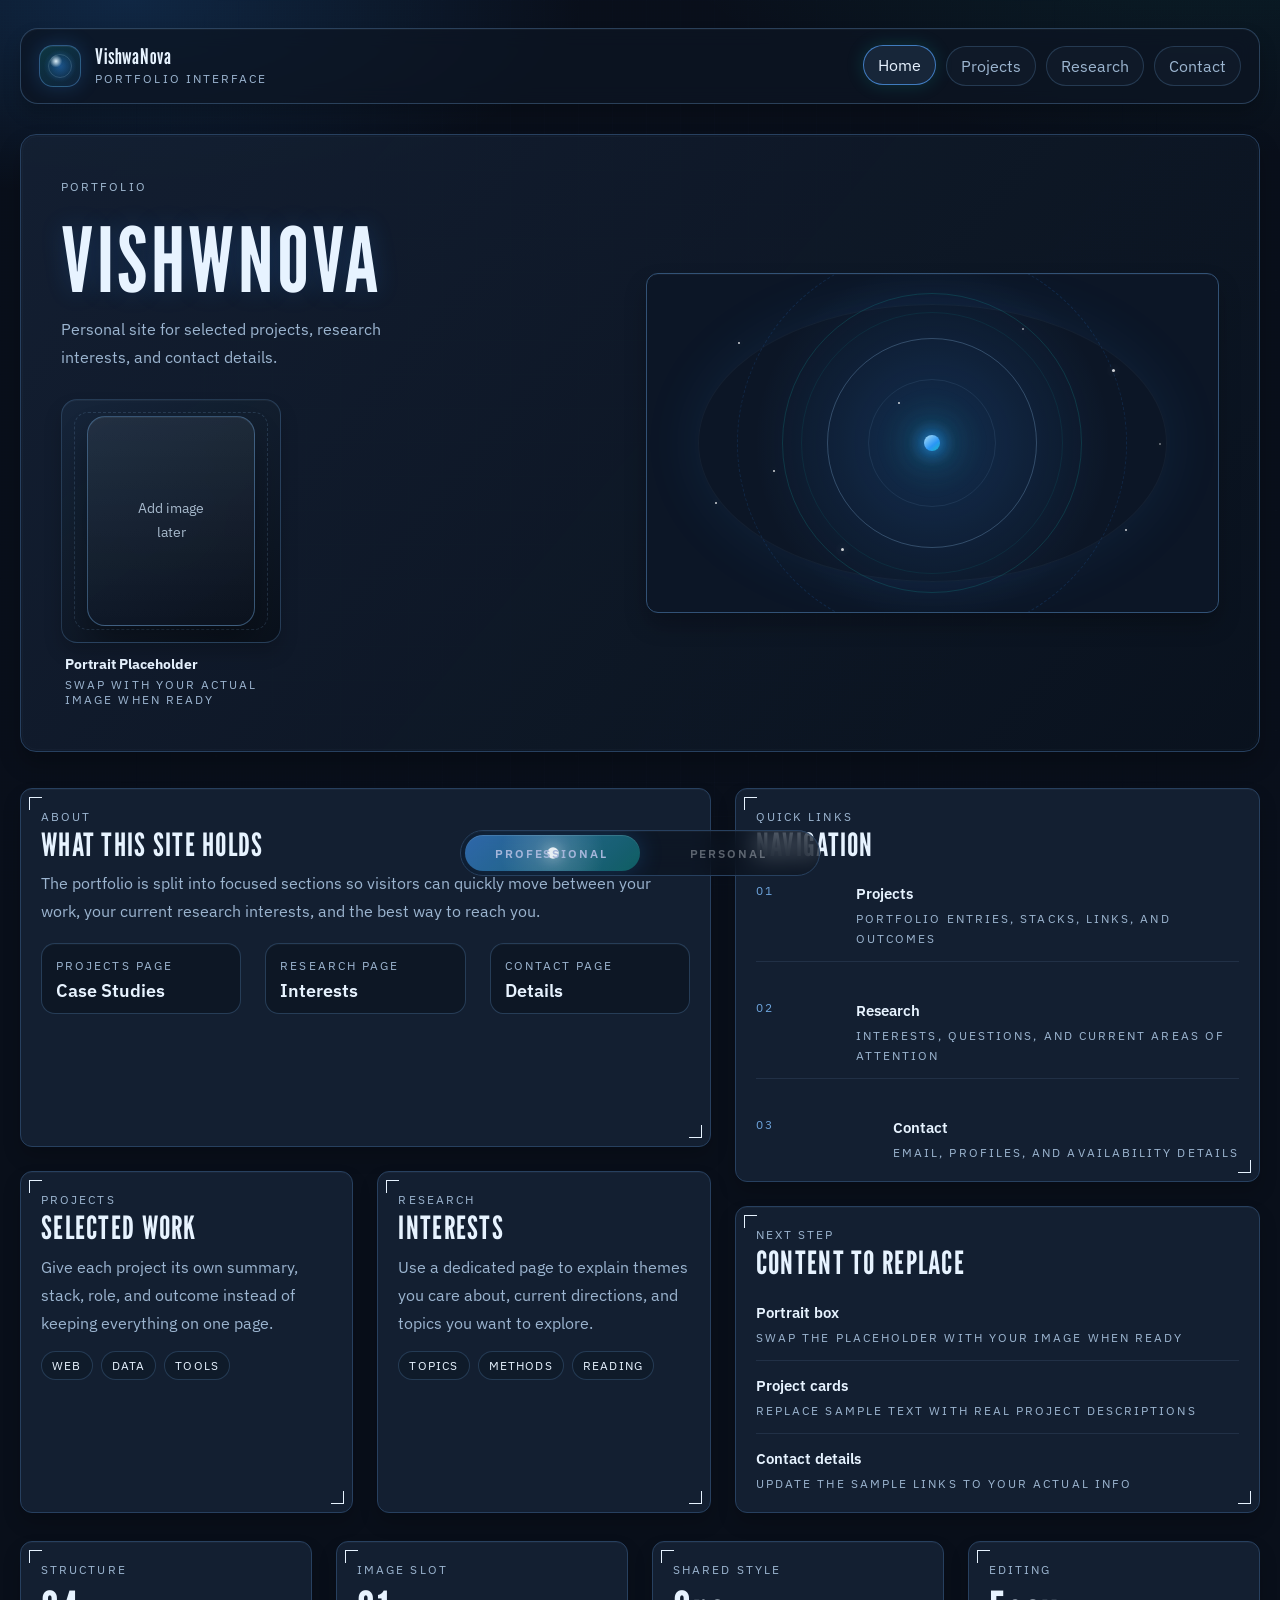
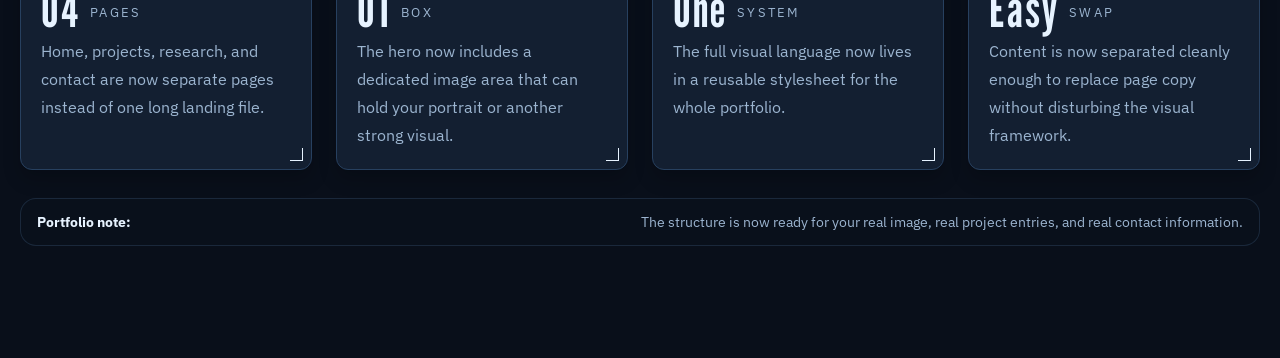
<file: index.html>
<!DOCTYPE html>
<html lang="en">
<head>
  <meta charset="UTF-8">
  <meta name="viewport" content="width=device-width, initial-scale=1.0">
  <title>VishwaNova | Portfolio</title>
  <link rel="preconnect" href="https://fonts.googleapis.com">
  <link rel="preconnect" href="https://fonts.gstatic.com" crossorigin>
  <link href="https://fonts.googleapis.com/css2?family=IBM+Plex+Sans:wght@400;500;600;700&family=League+Gothic&display=swap" rel="stylesheet">
  <link rel="stylesheet" href="style.css">
</head>
<body>
  <div class="grid-mask" aria-hidden="true"></div>

  <div class="shell">
    <nav class="nav" aria-label="Primary">
      <div class="brand">
        <div class="brand-mark" aria-hidden="true"></div>
        <div class="brand-copy">
          <strong>VishwaNova</strong>
          <span>Portfolio Interface</span>
        </div>
      </div>

      <div class="nav-links">
        <a href="index.html" data-page="index.html">Home</a>
        <a href="projects.html" data-page="projects.html">Projects</a>
        <a href="research.html" data-page="research.html">Research</a>
        <a href="contact.html" data-page="contact.html">Contact</a>
      </div>
    </nav>

    <section class="hero">
      <div class="hero-copy">
        <div class="eyebrow">Portfolio</div>
        <h1>Vishwnova</h1>
        <p class="hero-subtitle">
          Personal site for selected projects, research interests, and contact details.
        </p>
        <div class="portrait-panel" aria-label="Image placeholder">
          <div class="portrait-display">
            <div class="portrait-placeholder">
              <span>Add image later</span>
            </div>
          </div>
          <div class="portrait-meta">
            <strong>Portrait Placeholder</strong>
            <div class="micro-label">Swap with your actual image when ready</div>
          </div>
        </div>
      </div>

      <aside class="hero-viz" aria-label="Animated interface visualization">
        <div class="orbit orbit-a"></div>
        <div class="orbit orbit-b"></div>
        <div class="orbit orbit-c"></div>
        <div class="orbit-ring ring-1"></div>
        <div class="orbit-ring ring-2"></div>
        <div class="satellite sat-a"></div>
        <div class="satellite sat-b"></div>
        <div class="satellite sat-c"></div>
        <div class="pulse-core"></div>
        <div class="hero-stars" aria-hidden="true">
          <span></span><span></span><span></span><span></span><span></span>
          <span></span><span></span><span></span><span></span>
        </div>
      </aside>
    </section>

    <section class="dashboard">
      <div class="stack">
        <article class="panel">
          <div class="panel-kicker">About</div>
          <h2>What This Site Holds</h2>
          <p>
            The portfolio is split into focused sections so visitors can quickly move between your work, your
            current research interests, and the best way to reach you.
          </p>
          <div class="three-col" style="margin-top: 18px;">
            <div class="mini-card">
              <div class="micro-label">Projects Page</div>
              <strong>Case Studies</strong>
            </div>
            <div class="mini-card">
              <div class="micro-label">Research Page</div>
              <strong>Interests</strong>
            </div>
            <div class="mini-card">
              <div class="micro-label">Contact Page</div>
              <strong>Details</strong>
            </div>
          </div>
        </article>

        <div class="two-col">
          <article class="panel">
            <div class="panel-kicker">Projects</div>
            <h2>Selected Work</h2>
            <p>Give each project its own summary, stack, role, and outcome instead of keeping everything on one page.</p>
            <div class="chip-row" style="margin-top: 14px;">
              <span class="chip">Web</span>
              <span class="chip">Data</span>
              <span class="chip">Tools</span>
            </div>
          </article>

          <article class="panel">
            <div class="panel-kicker">Research</div>
            <h2>Interests</h2>
            <p>Use a dedicated page to explain themes you care about, current directions, and topics you want to explore.</p>
            <div class="chip-row" style="margin-top: 14px;">
              <span class="chip">Topics</span>
              <span class="chip">Methods</span>
              <span class="chip">Reading</span>
            </div>
          </article>
        </div>
      </div>

      <div class="stack">
        <article class="panel">
          <div class="panel-kicker">Quick Links</div>
          <h2>Navigation</h2>
          <div class="timeline">
            <div class="timeline-item">
              <div class="timeline-time">01</div>
              <div class="timeline-copy">
                <strong>Projects</strong>
                <span class="micro-label">Portfolio entries, stacks, links, and outcomes</span>
              </div>
            </div>
            <div class="timeline-item">
              <div class="timeline-time">02</div>
              <div class="timeline-copy">
                <strong>Research</strong>
                <span class="micro-label">Interests, questions, and current areas of attention</span>
              </div>
            </div>
            <div class="timeline-item">
              <div class="timeline-time">03</div>
              <div class="timeline-copy">
                <strong>Contact</strong>
                <span class="micro-label">Email, profiles, and availability details</span>
              </div>
            </div>
          </div>
        </article>

        <article class="panel">
          <div class="panel-kicker">Next Step</div>
          <h2>Content To Replace</h2>
          <div class="list-row">
            <div>
              <strong>Portrait box</strong>
              <span class="micro-label">Swap the placeholder with your image when ready</span>
            </div>
          </div>
          <div class="list-row">
            <div>
              <strong>Project cards</strong>
              <span class="micro-label">Replace sample text with real project descriptions</span>
            </div>
          </div>
          <div class="list-row">
            <div>
              <strong>Contact details</strong>
              <span class="micro-label">Update the sample links to your actual info</span>
            </div>
          </div>
        </article>
      </div>
    </section>

    <section class="module-strip">
      <article class="panel">
        <div class="panel-kicker">Structure</div>
        <div class="big-value">
          <div class="value-emphasis">04</div>
          <span>pages</span>
        </div>
        <p>Home, projects, research, and contact are now separate pages instead of one long landing file.</p>
      </article>

      <article class="panel">
        <div class="panel-kicker">Image Slot</div>
        <div class="big-value">
          <div class="value-emphasis">01</div>
          <span>box</span>
        </div>
        <p>The hero now includes a dedicated image area that can hold your portrait or another strong visual.</p>
      </article>

      <article class="panel">
        <div class="panel-kicker">Shared Style</div>
        <div class="big-value">
          <div class="value-emphasis">One</div>
          <span>system</span>
        </div>
        <p>The full visual language now lives in a reusable stylesheet for the whole portfolio.</p>
      </article>

      <article class="panel">
        <div class="panel-kicker">Editing</div>
        <div class="big-value">
          <div class="value-emphasis">Easy</div>
          <span>swap</span>
        </div>
        <p>Content is now separated cleanly enough to replace page copy without disturbing the visual framework.</p>
      </article>
    </section>

    <div class="footer-note">
      <strong>Portfolio note:</strong> The structure is now ready for your real image, real project entries, and real contact information.
    </div>
  </div>

  <div class="mode-dock" aria-label="Mode switch">
    <div class="mode-switch" data-mode-switch>
      <div class="mode-switch-thumb" aria-hidden="true"></div>
      <div class="mode-switch-ripple" aria-hidden="true"></div>
      <button class="mode-option" type="button" data-mode="professional">Professional</button>
      <button class="mode-option" type="button" data-mode="personal">Personal</button>
    </div>
  </div>

  <script src="script.js"></script>
</body>
</html>
</file>
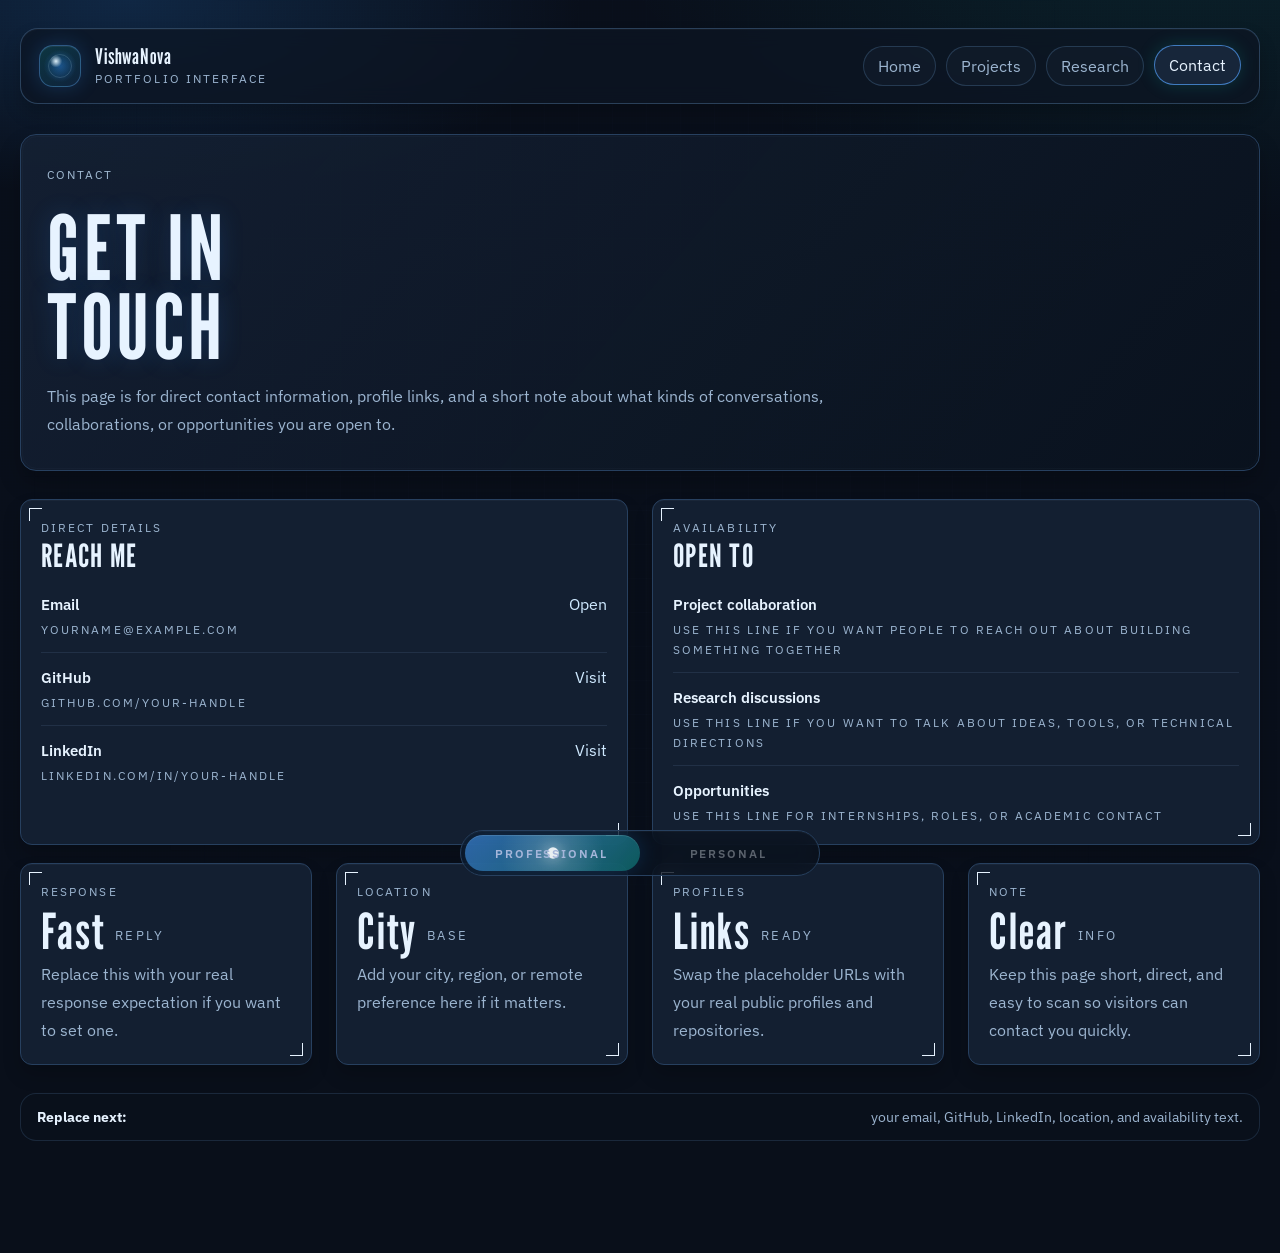
<file: contact.html>
<!DOCTYPE html>
<html lang="en">
<head>
  <meta charset="UTF-8">
  <meta name="viewport" content="width=device-width, initial-scale=1.0">
  <title>VishwaNova | Contact</title>
  <link rel="preconnect" href="https://fonts.googleapis.com">
  <link rel="preconnect" href="https://fonts.gstatic.com" crossorigin>
  <link href="https://fonts.googleapis.com/css2?family=IBM+Plex+Sans:wght@400;500;600;700&family=League+Gothic&display=swap" rel="stylesheet">
  <link rel="stylesheet" href="style.css">
</head>
<body>
  <div class="grid-mask" aria-hidden="true"></div>

  <div class="shell">
    <nav class="nav" aria-label="Primary">
      <div class="brand">
        <div class="brand-mark" aria-hidden="true"></div>
        <div class="brand-copy">
          <strong>VishwaNova</strong>
          <span>Portfolio Interface</span>
        </div>
      </div>
      <div class="nav-links">
        <a href="index.html" data-page="index.html">Home</a>
        <a href="projects.html" data-page="projects.html">Projects</a>
        <a href="research.html" data-page="research.html">Research</a>
        <a href="contact.html" data-page="contact.html">Contact</a>
      </div>
    </nav>

    <section class="page-hero">
      <div class="page-hero-content">
        <div class="eyebrow">Contact</div>
        <h1>Get In Touch</h1>
        <p>
          This page is for direct contact information, profile links, and a short note about what kinds of
          conversations, collaborations, or opportunities you are open to.
        </p>
      </div>
    </section>

    <section class="two-col">
      <article class="panel">
        <div class="panel-kicker">Direct Details</div>
        <h2>Reach Me</h2>
        <div class="contact-row">
          <div>
            <strong>Email</strong>
            <span class="micro-label">yourname@example.com</span>
          </div>
          <a class="inline-link" href="mailto:yourname@example.com">Open</a>
        </div>
        <div class="contact-row">
          <div>
            <strong>GitHub</strong>
            <span class="micro-label">github.com/your-handle</span>
          </div>
          <a class="inline-link" href="#">Visit</a>
        </div>
        <div class="contact-row">
          <div>
            <strong>LinkedIn</strong>
            <span class="micro-label">linkedin.com/in/your-handle</span>
          </div>
          <a class="inline-link" href="#">Visit</a>
        </div>
      </article>

      <article class="panel">
        <div class="panel-kicker">Availability</div>
        <h2>Open To</h2>
        <div class="list-row">
          <div>
            <strong>Project collaboration</strong>
            <span class="micro-label">Use this line if you want people to reach out about building something together</span>
          </div>
        </div>
        <div class="list-row">
          <div>
            <strong>Research discussions</strong>
            <span class="micro-label">Use this line if you want to talk about ideas, tools, or technical directions</span>
          </div>
        </div>
        <div class="list-row">
          <div>
            <strong>Opportunities</strong>
            <span class="micro-label">Use this line for internships, roles, or academic contact</span>
          </div>
        </div>
      </article>
    </section>

    <section class="module-strip" style="margin-top: 18px;">
      <article class="panel">
        <div class="panel-kicker">Response</div>
        <div class="big-value">
          <div class="value-emphasis">Fast</div>
          <span>reply</span>
        </div>
        <p>Replace this with your real response expectation if you want to set one.</p>
      </article>

      <article class="panel">
        <div class="panel-kicker">Location</div>
        <div class="big-value">
          <div class="value-emphasis">City</div>
          <span>base</span>
        </div>
        <p>Add your city, region, or remote preference here if it matters.</p>
      </article>

      <article class="panel">
        <div class="panel-kicker">Profiles</div>
        <div class="big-value">
          <div class="value-emphasis">Links</div>
          <span>ready</span>
        </div>
        <p>Swap the placeholder URLs with your real public profiles and repositories.</p>
      </article>

      <article class="panel">
        <div class="panel-kicker">Note</div>
        <div class="big-value">
          <div class="value-emphasis">Clear</div>
          <span>info</span>
        </div>
        <p>Keep this page short, direct, and easy to scan so visitors can contact you quickly.</p>
      </article>
    </section>

    <div class="footer-note">
      <strong>Replace next:</strong> your email, GitHub, LinkedIn, location, and availability text.
    </div>
  </div>

  <div class="mode-dock" aria-label="Mode switch">
    <div class="mode-switch" data-mode-switch>
      <div class="mode-switch-thumb" aria-hidden="true"></div>
      <div class="mode-switch-ripple" aria-hidden="true"></div>
      <button class="mode-option" type="button" data-mode="professional">Professional</button>
      <button class="mode-option" type="button" data-mode="personal">Personal</button>
    </div>
  </div>

  <script src="script.js"></script>
</body>
</html>
</file>
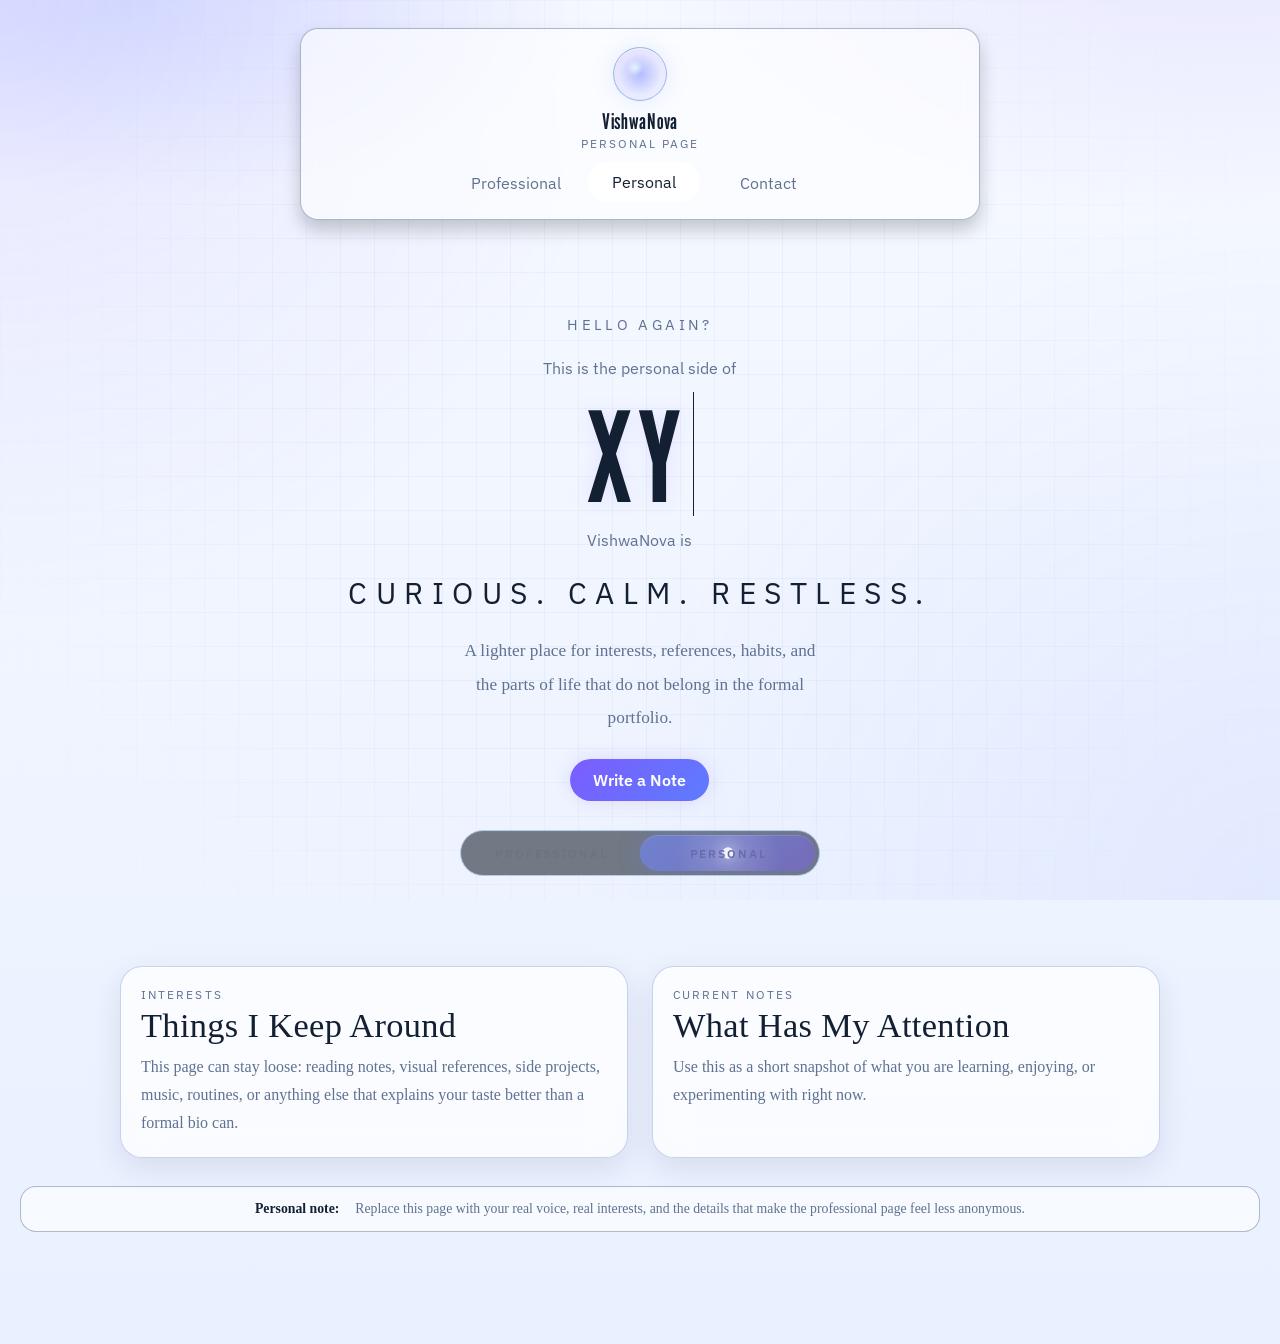
<file: personal.html>
<!DOCTYPE html>
<html lang="en">
<head>
  <meta charset="UTF-8">
  <meta name="viewport" content="width=device-width, initial-scale=1.0">
  <title>VishwaNova | Personal</title>
  <link rel="preconnect" href="https://fonts.googleapis.com">
  <link rel="preconnect" href="https://fonts.gstatic.com" crossorigin>
  <link href="https://fonts.googleapis.com/css2?family=IBM+Plex+Sans:wght@400;500;600;700&family=League+Gothic&display=swap" rel="stylesheet">
  <link rel="stylesheet" href="style.css">
</head>
<body class="light personal-page">
  <div class="grid-mask" aria-hidden="true"></div>

  <div class="shell">
    <nav class="nav" aria-label="Primary">
      <div class="brand">
        <div class="brand-mark" aria-hidden="true"></div>
        <div class="brand-copy">
          <strong>VishwaNova</strong>
          <span>Personal Page</span>
        </div>
      </div>
      <div class="nav-links personal-links">
        <a href="index.html">Professional</a>
        <a href="personal.html" class="is-active">Personal</a>
        <a href="contact.html">Contact</a>
      </div>
    </nav>

    <section class="hero personal-hero">
      <div class="hero-copy personal-copy">
        <div class="eyebrow">Hello again?</div>
        <p class="personal-intro">This is the personal side of</p>
        <h1 class="personal-name-typed" data-typed-from="VishwaNova" data-typed-to="xyz">VishwaNova</h1>
        <p class="personal-intro">VishwaNova is</p>
        <div class="personal-trait">Curious. Calm. Restless.</div>
        <p class="hero-subtitle">
          A lighter place for interests, references, habits, and the parts of life that do not belong in the formal portfolio.
        </p>
        <a class="button-link primary personal-letter" href="contact.html">Write a Note</a>
      </div>
    </section>

    <section class="two-col">
      <article class="panel">
        <div class="panel-kicker">Interests</div>
        <h2>Things I Keep Around</h2>
        <p>
          This page can stay loose: reading notes, visual references, side projects, music, routines, or anything
          else that explains your taste better than a formal bio can.
        </p>
      </article>

      <article class="panel">
        <div class="panel-kicker">Current Notes</div>
        <h2>What Has My Attention</h2>
        <p>
          Use this as a short snapshot of what you are learning, enjoying, or experimenting with right now.
        </p>
      </article>
    </section>

    <div class="footer-note">
      <strong>Personal note:</strong> Replace this page with your real voice, real interests, and the details that make the professional page feel less anonymous.
    </div>
  </div>

  <div class="mode-dock" aria-label="Mode switch">
    <div class="mode-switch" data-mode-switch>
      <div class="mode-switch-thumb" aria-hidden="true"></div>
      <div class="mode-switch-ripple" aria-hidden="true"></div>
      <button class="mode-option" type="button" data-mode="professional">Professional</button>
      <button class="mode-option" type="button" data-mode="personal">Personal</button>
    </div>
  </div>

  <script src="script.js"></script>
</body>
</html>
</file>
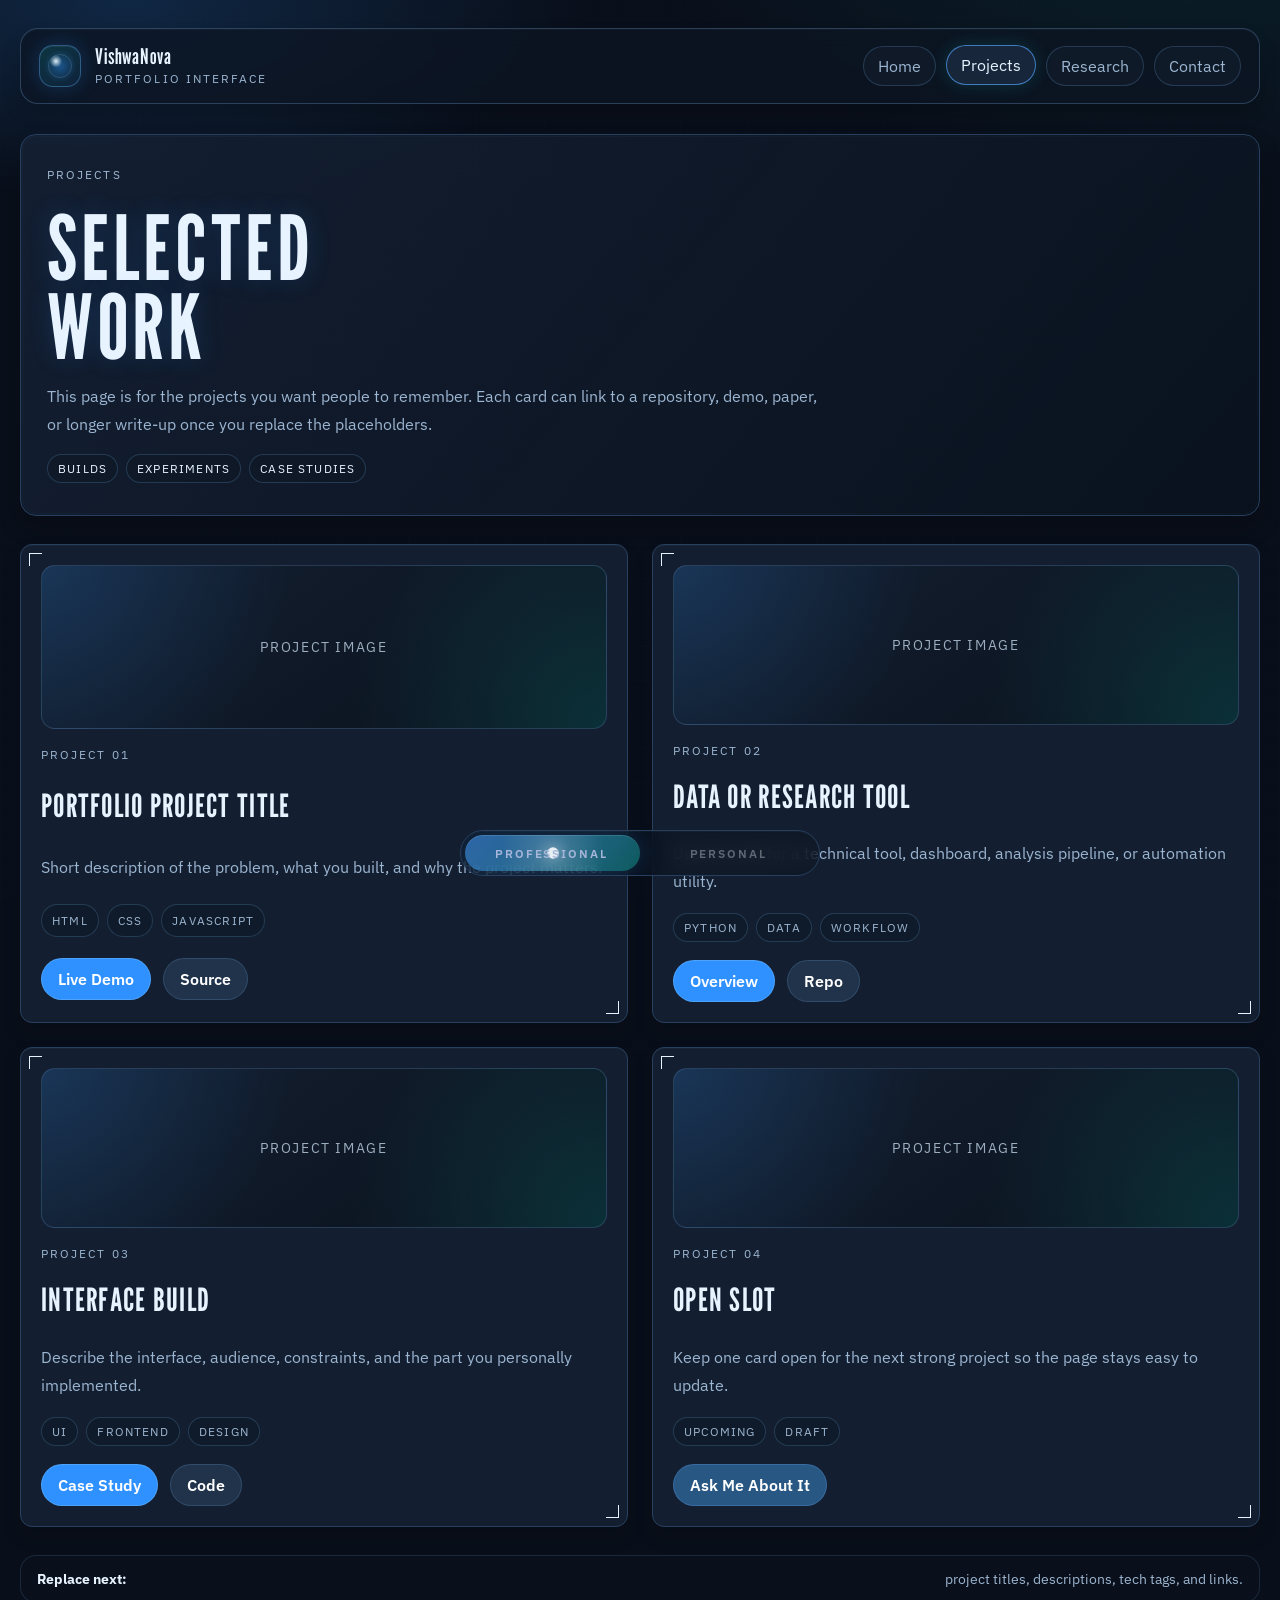
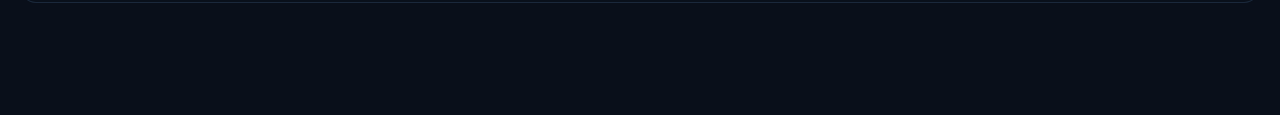
<file: projects.html>
<!DOCTYPE html>
<html lang="en">
<head>
  <meta charset="UTF-8">
  <meta name="viewport" content="width=device-width, initial-scale=1.0">
  <title>VishwaNova | Projects</title>
  <link rel="preconnect" href="https://fonts.googleapis.com">
  <link rel="preconnect" href="https://fonts.gstatic.com" crossorigin>
  <link href="https://fonts.googleapis.com/css2?family=IBM+Plex+Sans:wght@400;500;600;700&family=League+Gothic&display=swap" rel="stylesheet">
  <link rel="stylesheet" href="style.css">
</head>
<body>
  <div class="grid-mask" aria-hidden="true"></div>

  <div class="shell">
    <nav class="nav" aria-label="Primary">
      <div class="brand">
        <div class="brand-mark" aria-hidden="true"></div>
        <div class="brand-copy">
          <strong>VishwaNova</strong>
          <span>Portfolio Interface</span>
        </div>
      </div>
      <div class="nav-links">
        <a href="index.html" data-page="index.html">Home</a>
        <a href="projects.html" data-page="projects.html">Projects</a>
        <a href="research.html" data-page="research.html">Research</a>
        <a href="contact.html" data-page="contact.html">Contact</a>
      </div>
    </nav>

    <section class="page-hero">
      <div class="page-hero-content">
        <div class="eyebrow">Projects</div>
        <h1>Selected Work</h1>
        <p>
          This page is for the projects you want people to remember. Each card can link to a repository, demo,
          paper, or longer write-up once you replace the placeholders.
        </p>
        <div class="chip-row">
          <span class="chip">Builds</span>
          <span class="chip">Experiments</span>
          <span class="chip">Case Studies</span>
        </div>
      </div>
    </section>

    <section class="project-grid">
      <article class="panel project-card">
        <div class="project-thumb">Project Image</div>
        <div class="panel-kicker">Project 01</div>
        <h2>Portfolio Project Title</h2>
        <p>Short description of the problem, what you built, and why the project matters.</p>
        <div class="tag-row">
          <span class="tag">HTML</span>
          <span class="tag">CSS</span>
          <span class="tag">JavaScript</span>
        </div>
        <div class="action-row">
          <a class="button-link primary" href="#">Live Demo</a>
          <a class="button-link soft" href="#">Source</a>
        </div>
      </article>

      <article class="panel project-card">
        <div class="project-thumb">Project Image</div>
        <div class="panel-kicker">Project 02</div>
        <h2>Data or Research Tool</h2>
        <p>Use this slot for a technical tool, dashboard, analysis pipeline, or automation utility.</p>
        <div class="tag-row">
          <span class="tag">Python</span>
          <span class="tag">Data</span>
          <span class="tag">Workflow</span>
        </div>
        <div class="action-row">
          <a class="button-link primary" href="#">Overview</a>
          <a class="button-link soft" href="#">Repo</a>
        </div>
      </article>

      <article class="panel project-card">
        <div class="project-thumb">Project Image</div>
        <div class="panel-kicker">Project 03</div>
        <h2>Interface Build</h2>
        <p>Describe the interface, audience, constraints, and the part you personally implemented.</p>
        <div class="tag-row">
          <span class="tag">UI</span>
          <span class="tag">Frontend</span>
          <span class="tag">Design</span>
        </div>
        <div class="action-row">
          <a class="button-link primary" href="#">Case Study</a>
          <a class="button-link soft" href="#">Code</a>
        </div>
      </article>

      <article class="panel project-card">
        <div class="project-thumb">Project Image</div>
        <div class="panel-kicker">Project 04</div>
        <h2>Open Slot</h2>
        <p>Keep one card open for the next strong project so the page stays easy to update.</p>
        <div class="tag-row">
          <span class="tag">Upcoming</span>
          <span class="tag">Draft</span>
        </div>
        <div class="action-row">
          <a class="button-link secondary" href="contact.html">Ask Me About It</a>
        </div>
      </article>
    </section>

    <div class="footer-note">
      <strong>Replace next:</strong> project titles, descriptions, tech tags, and links.
    </div>
  </div>

  <div class="mode-dock" aria-label="Mode switch">
    <div class="mode-switch" data-mode-switch>
      <div class="mode-switch-thumb" aria-hidden="true"></div>
      <div class="mode-switch-ripple" aria-hidden="true"></div>
      <button class="mode-option" type="button" data-mode="professional">Professional</button>
      <button class="mode-option" type="button" data-mode="personal">Personal</button>
    </div>
  </div>

  <script src="script.js"></script>
</body>
</html>
</file>
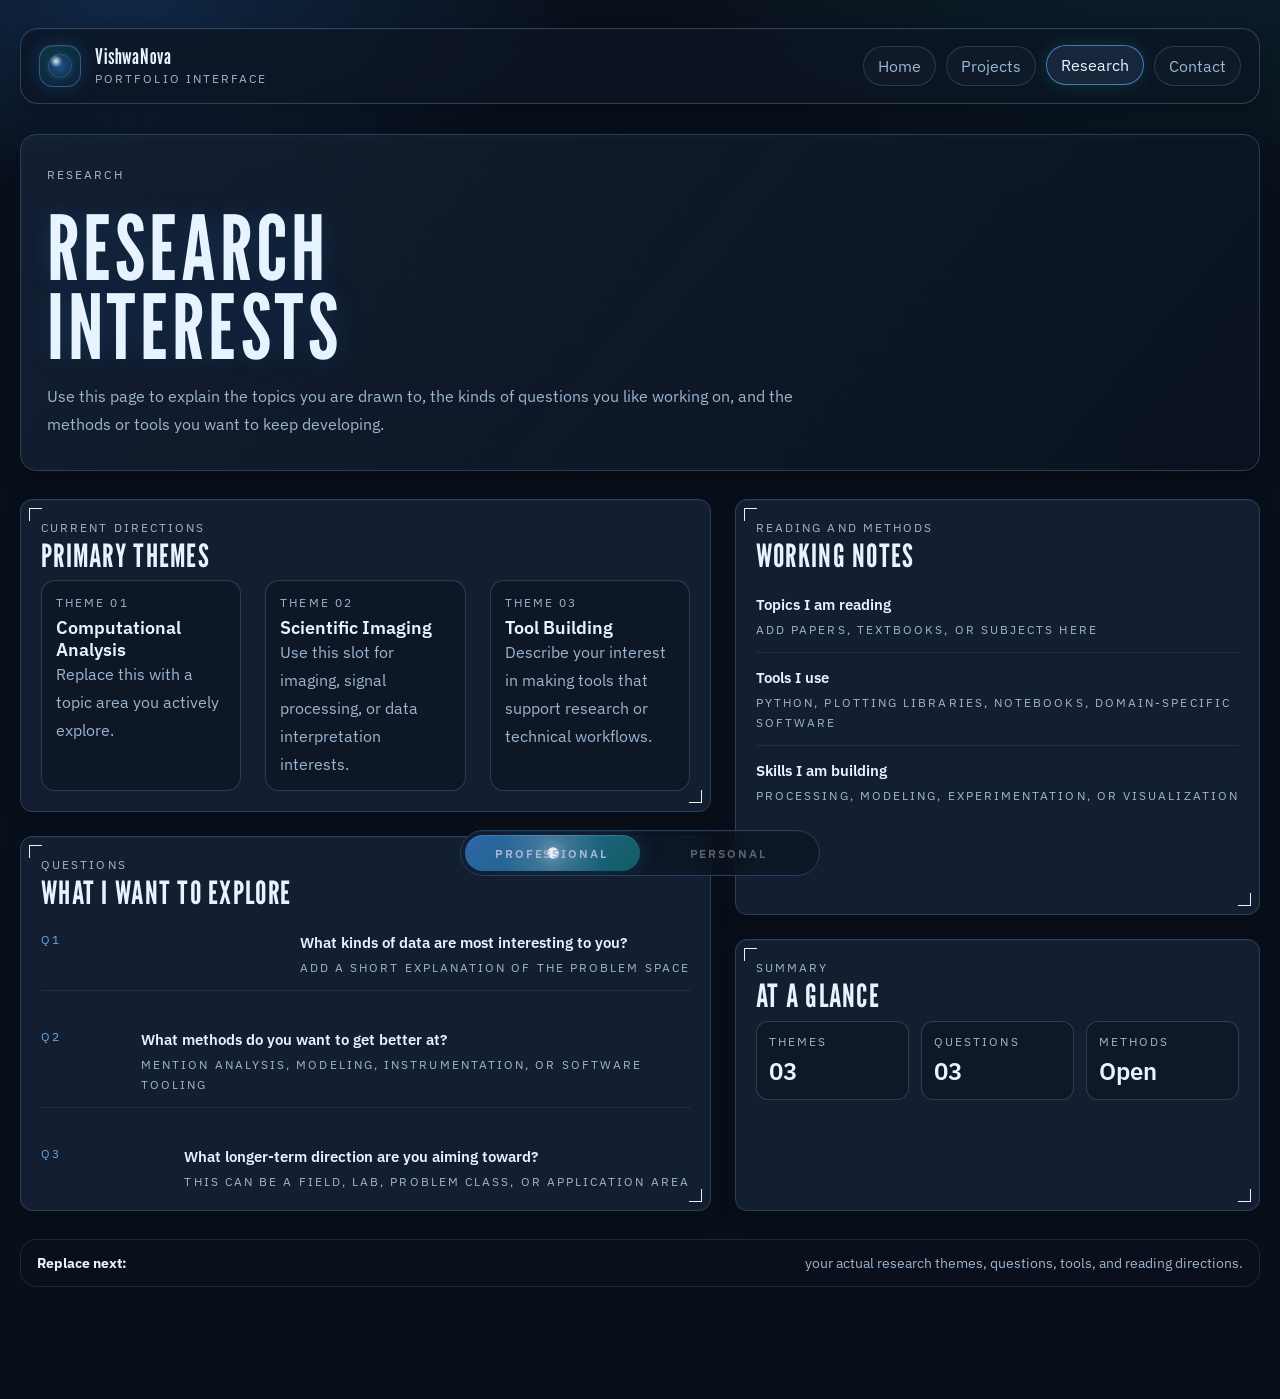
<file: research.html>
<!DOCTYPE html>
<html lang="en">
<head>
  <meta charset="UTF-8">
  <meta name="viewport" content="width=device-width, initial-scale=1.0">
  <title>VishwaNova | Research</title>
  <link rel="preconnect" href="https://fonts.googleapis.com">
  <link rel="preconnect" href="https://fonts.gstatic.com" crossorigin>
  <link href="https://fonts.googleapis.com/css2?family=IBM+Plex+Sans:wght@400;500;600;700&family=League+Gothic&display=swap" rel="stylesheet">
  <link rel="stylesheet" href="style.css">
</head>
<body>
  <div class="grid-mask" aria-hidden="true"></div>

  <div class="shell">
    <nav class="nav" aria-label="Primary">
      <div class="brand">
        <div class="brand-mark" aria-hidden="true"></div>
        <div class="brand-copy">
          <strong>VishwaNova</strong>
          <span>Portfolio Interface</span>
        </div>
      </div>
      <div class="nav-links">
        <a href="index.html" data-page="index.html">Home</a>
        <a href="projects.html" data-page="projects.html">Projects</a>
        <a href="research.html" data-page="research.html">Research</a>
        <a href="contact.html" data-page="contact.html">Contact</a>
      </div>
    </nav>

    <section class="page-hero">
      <div class="page-hero-content">
        <div class="eyebrow">Research</div>
        <h1>Research Interests</h1>
        <p>
          Use this page to explain the topics you are drawn to, the kinds of questions you like working on,
          and the methods or tools you want to keep developing.
        </p>
      </div>
    </section>

    <section class="dashboard">
      <div class="stack">
        <article class="panel">
          <div class="panel-kicker">Current Directions</div>
          <h2>Primary Themes</h2>
          <div class="three-col">
            <div class="mini-card">
              <div class="micro-label">Theme 01</div>
              <strong>Computational Analysis</strong>
              <p>Replace this with a topic area you actively explore.</p>
            </div>
            <div class="mini-card">
              <div class="micro-label">Theme 02</div>
              <strong>Scientific Imaging</strong>
              <p>Use this slot for imaging, signal processing, or data interpretation interests.</p>
            </div>
            <div class="mini-card">
              <div class="micro-label">Theme 03</div>
              <strong>Tool Building</strong>
              <p>Describe your interest in making tools that support research or technical workflows.</p>
            </div>
          </div>
        </article>

        <article class="panel">
          <div class="panel-kicker">Questions</div>
          <h2>What I Want To Explore</h2>
          <div class="timeline">
            <div class="timeline-item">
              <div class="timeline-time">Q1</div>
              <div class="timeline-copy">
                <strong>What kinds of data are most interesting to you?</strong>
                <span class="micro-label">Add a short explanation of the problem space</span>
              </div>
            </div>
            <div class="timeline-item">
              <div class="timeline-time">Q2</div>
              <div class="timeline-copy">
                <strong>What methods do you want to get better at?</strong>
                <span class="micro-label">Mention analysis, modeling, instrumentation, or software tooling</span>
              </div>
            </div>
            <div class="timeline-item">
              <div class="timeline-time">Q3</div>
              <div class="timeline-copy">
                <strong>What longer-term direction are you aiming toward?</strong>
                <span class="micro-label">This can be a field, lab, problem class, or application area</span>
              </div>
            </div>
          </div>
        </article>
      </div>

      <div class="stack">
        <article class="panel">
          <div class="panel-kicker">Reading and Methods</div>
          <h2>Working Notes</h2>
          <div class="list-row">
            <div>
              <strong>Topics I am reading</strong>
              <span class="micro-label">Add papers, textbooks, or subjects here</span>
            </div>
          </div>
          <div class="list-row">
            <div>
              <strong>Tools I use</strong>
              <span class="micro-label">Python, plotting libraries, notebooks, domain-specific software</span>
            </div>
          </div>
          <div class="list-row">
            <div>
              <strong>Skills I am building</strong>
              <span class="micro-label">Processing, modeling, experimentation, or visualization</span>
            </div>
          </div>
        </article>

        <article class="panel">
          <div class="panel-kicker">Summary</div>
          <h2>At A Glance</h2>
          <div class="stat-grid">
            <div class="stat-box">
              <div class="stat-label">Themes</div>
              <span class="stat-value">03</span>
            </div>
            <div class="stat-box">
              <div class="stat-label">Questions</div>
              <span class="stat-value">03</span>
            </div>
            <div class="stat-box">
              <div class="stat-label">Methods</div>
              <span class="stat-value">Open</span>
            </div>
          </div>
        </article>
      </div>
    </section>

    <div class="footer-note">
      <strong>Replace next:</strong> your actual research themes, questions, tools, and reading directions.
    </div>
  </div>

  <div class="mode-dock" aria-label="Mode switch">
    <div class="mode-switch" data-mode-switch>
      <div class="mode-switch-thumb" aria-hidden="true"></div>
      <div class="mode-switch-ripple" aria-hidden="true"></div>
      <button class="mode-option" type="button" data-mode="professional">Professional</button>
      <button class="mode-option" type="button" data-mode="personal">Personal</button>
    </div>
  </div>

  <script src="script.js"></script>
</body>
</html>
</file>
<file: style.css>
:root {
  --bg-0: #090f1a;
  --bg-1: #111b2a;
  --panel: #162438;
  --line: #27405f;
  --line-strong: #335173;
  --ink: #e7f3ff;
  --muted: #9cb5d0;
  --accent: #2f91ff;
  --accent-2: #13c0b8;
  --accent-soft: rgba(47, 145, 255, 0.18);
  --accent-soft-2: rgba(19, 192, 184, 0.12);
  --surface-0: rgba(13, 22, 35, 0.72);
  --surface-1: rgba(20, 32, 48, 0.5);
  --surface-2: rgba(22, 36, 56, 0.82);
  --surface-3: rgba(10, 18, 29, 0.54);
  --surface-4: rgba(11, 18, 29, 0.6);
  --hero-bg-a: rgba(20, 32, 51, 0.95);
  --hero-bg-b: rgba(10, 18, 30, 0.92);
  --viz-base: #0c1626;
  --viz-grid: rgba(255, 255, 255, 0.012);
  --viz-orbit: rgba(160, 212, 255, 0.25);
  --viz-orbit-2: rgba(19, 192, 184, 0.18);
  --viz-orbit-3: rgba(47, 145, 255, 0.14);
  --glow-blue: rgba(47, 145, 255, 0.24);
  --glow-purple: rgba(19, 192, 184, 0.16);
  --grid: rgba(150, 190, 230, 0.06);
  --glass: rgba(255, 255, 255, 0.08);
  --shadow: rgba(0, 0, 0, 0.2);
  --danger: #ca4d6e;
  --shadow-deep: 0 18px 36px rgba(0, 0, 0, 0.38);
  --shadow-inset: inset 0 1px 0 rgba(255, 255, 255, 0.03);
  --transition: 0.3s ease;
  --theme-ease: cubic-bezier(0.22, 1, 0.36, 1);
  --theme-duration: 920ms;
}

body.light {
  --bg-0: #eef4ff;
  --bg-1: #dfe9ff;
  --panel: rgba(255, 255, 255, 0.72);
  --line: #b7c9ea;
  --line-strong: #8ea9d6;
  --ink: #132033;
  --muted: #5f7291;
  --accent: #5d7cff;
  --accent-2: #7c5cff;
  --accent-soft: rgba(93, 124, 255, 0.18);
  --accent-soft-2: rgba(124, 92, 255, 0.14);
  --glow-blue: rgba(93, 124, 255, 0.24);
  --glow-purple: rgba(124, 92, 255, 0.2);
  --danger: #d45f7a;
  --success: #4da98a;
  --grid: rgba(90, 120, 170, 0.08);
  --glass: rgba(255, 255, 255, 0.55);
  --shadow: rgba(25, 40, 70, 0.12);
  --surface-0: rgba(255, 255, 255, 0.58);
  --surface-1: rgba(255, 255, 255, 0.44);
  --surface-2: rgba(255, 255, 255, 0.72);
  --surface-3: rgba(255, 255, 255, 0.58);
  --surface-4: rgba(255, 255, 255, 0.62);
  --hero-bg-a: rgba(255, 255, 255, 0.78);
  --hero-bg-b: rgba(232, 240, 255, 0.72);
  --viz-base: rgba(255, 255, 255, 0.45);
  --viz-grid: rgba(90, 120, 170, 0.04);
  --viz-orbit: rgba(93, 124, 255, 0.22);
  --viz-orbit-2: rgba(93, 124, 255, 0.16);
  --viz-orbit-3: rgba(124, 92, 255, 0.18);
  font-family: "Schoolbell", "IBM Plex Sans", sans-serif;
}

* {
  box-sizing: border-box;
}

html {
  scroll-behavior: smooth;
}

body {
  margin: 0;
  font-family: "IBM Plex Sans", "Segoe UI", sans-serif;
  color: var(--ink);
  background:
    radial-gradient(760px 330px at 10% 0%, var(--accent-soft), transparent 60%),
    radial-gradient(920px 520px at 95% -10%, var(--accent-soft-2), transparent 68%),
    var(--bg-0);
  min-height: 100vh;
  overflow-x: hidden;
  position: relative;
  cursor: default;
  transition:
    background var(--theme-duration) var(--theme-ease),
    color var(--theme-duration) var(--theme-ease);
}

body.light {
  background:
    radial-gradient(760px 330px at 10% 0%, rgba(93, 124, 255, 0.18), transparent 60%),
    radial-gradient(920px 520px at 95% -10%, rgba(124, 92, 255, 0.14), transparent 68%),
    linear-gradient(180deg, #f6f9ff 0%, #e9f0ff 100%);
}

body::before {
  content: "";
  position: fixed;
  inset: 0;
  pointer-events: none;
  opacity: 0.014;
  background-image:
    radial-gradient(circle at 20% 20%, rgba(255, 255, 255, 0.8) 0.5px, transparent 0.8px),
    radial-gradient(circle at 80% 32%, rgba(255, 255, 255, 0.5) 0.5px, transparent 0.8px),
    radial-gradient(circle at 65% 72%, rgba(255, 255, 255, 0.55) 0.5px, transparent 0.9px);
  background-size: 180px 180px, 220px 220px, 260px 260px;
  mix-blend-mode: screen;
  z-index: 0;
}

body.light::before {
  content: "";
  position: fixed;
  inset: 0;
  pointer-events: none;
  background:
    radial-gradient(circle at top left, rgba(124, 92, 255, 0.1), transparent 40%),
    radial-gradient(circle at bottom right, rgba(93, 124, 255, 0.08), transparent 45%);
  opacity: 1;
  mix-blend-mode: normal;
  z-index: 0;
}

body::after {
  content: "";
  position: fixed;
  inset: 0;
  pointer-events: none;
  opacity: 0.012;
  background-image:
    linear-gradient(rgba(255, 255, 255, 0.9) 1px, transparent 1px),
    linear-gradient(90deg, rgba(255, 255, 255, 0.9) 1px, transparent 1px);
  background-size: 3px 3px;
  mix-blend-mode: soft-light;
  z-index: 0;
}

a {
  color: inherit;
  text-decoration: none;
}

img {
  display: block;
  max-width: 100%;
}

button:not(.mode-option),
.button-link {
  display: inline-flex;
  align-items: center;
  justify-content: center;
  border: 1px solid transparent;
  border-radius: 999px;
  padding: 10px 16px;
  color: #fff;
  font: inherit;
  font-weight: 600;
  cursor: pointer;
  transition:
    transform 0.25s ease,
    box-shadow 0.25s ease,
    background 0.25s ease,
    border-color 0.25s ease;
}

button:not(.mode-option):hover,
.button-link:hover {
  transform: translateY(-2px);
  box-shadow: 0 0 18px rgba(47, 145, 255, 0.3);
}

.primary {
  background: var(--accent);
  border-color: rgba(127, 196, 255, 0.36);
}

.secondary {
  background: #295783;
  border-color: rgba(100, 170, 255, 0.25);
}

.soft {
  background: #20334b;
  border-color: rgba(104, 153, 201, 0.24);
}

.grid-mask {
  position: fixed;
  inset: 0;
  pointer-events: none;
  background-image:
    linear-gradient(rgba(150, 190, 230, 0.06) 1px, transparent 1px),
    linear-gradient(90deg, rgba(150, 190, 230, 0.06) 1px, transparent 1px);
  background-size: 34px 34px;
  mask-image: radial-gradient(circle at center, black 42%, transparent 90%);
  -webkit-mask-image: radial-gradient(circle at center, black 42%, transparent 90%);
  opacity: 0.26;
  z-index: 0;
}

body.light .grid-mask {
  background-image:
    linear-gradient(var(--grid) 1px, transparent 1px),
    linear-gradient(90deg, var(--grid) 1px, transparent 1px);
  opacity: 0.7;
}

.shell {
  position: relative;
  z-index: 1;
  width: min(1240px, calc(100% - 32px));
  margin: 0 auto;
  padding: 28px 0 112px;
}

.cursor-glow {
  position: fixed;
  width: 240px;
  height: 240px;
  left: 0;
  top: 0;
  border-radius: 50%;
  pointer-events: none;
  z-index: 2;
  opacity: 0;
  transform: translate3d(-50%, -50%, 0);
  background: radial-gradient(circle, color-mix(in srgb, var(--accent) 56%, white 8%) 0%, color-mix(in srgb, var(--accent-2) 46%, transparent) 24%, color-mix(in srgb, var(--accent) 18%, transparent) 46%, transparent 72%);
  filter: blur(18px);
  mix-blend-mode: screen;
  transition:
    opacity 0.22s ease,
    transform 0.12s ease,
    filter 0.22s ease,
    background var(--theme-duration) var(--theme-ease);
}

.cursor-glow.is-visible {
  opacity: 0.7;
}

.cursor-glow.is-active {
  opacity: 0.95;
  filter: blur(14px);
  transform: translate3d(-50%, -50%, 0) scale(1.08);
}

.nav {
  display: flex;
  align-items: center;
  justify-content: space-between;
  gap: 18px;
  margin-bottom: 30px;
  padding: 16px 18px;
  border: 1px solid rgba(76, 113, 154, 0.48);
  border-radius: 18px;
  background: var(--surface-0);
  box-shadow:
    var(--shadow-inset),
    0 10px 18px rgba(0, 0, 0, 0.2);
  backdrop-filter: blur(10px);
  position: sticky;
  top: 16px;
  z-index: 5;
  transition:
    background var(--theme-duration) var(--theme-ease),
    border-color var(--theme-duration) var(--theme-ease),
    box-shadow var(--theme-duration) var(--theme-ease);
}

.brand {
  display: flex;
  align-items: center;
  gap: 14px;
  min-width: 0;
}

.brand-mark {
  width: 42px;
  height: 42px;
  border-radius: 14px;
  border: 1px solid rgba(78, 140, 201, 0.5);
  background:
    radial-gradient(circle at 40% 38%, rgba(230, 247, 255, 0.95), transparent 18%),
    radial-gradient(circle at 50% 50%, color-mix(in srgb, var(--accent) 40%, transparent), transparent 58%),
    linear-gradient(145deg, color-mix(in srgb, var(--accent-2) 18%, transparent), color-mix(in srgb, var(--accent) 10%, transparent));
  box-shadow:
    inset 0 1px 0 rgba(255, 255, 255, 0.06),
    0 0 20px rgba(47, 145, 255, 0.22);
  position: relative;
  overflow: hidden;
}

.brand-mark::after {
  content: "";
  position: absolute;
  inset: 8px;
  border: 1px solid rgba(199, 233, 255, 0.16);
  border-radius: 50%;
}

.brand-copy strong,
.hero-copy h1,
.panel h2,
.value-emphasis,
.page-hero h1 {
  font-family: "League Gothic", Impact, sans-serif;
  font-weight: 400;
  letter-spacing: 0.04em;
}

.brand-copy strong {
  display: block;
  font-size: 1.35rem;
  line-height: 0.95;
}

.eyebrow,
.micro-label,
.panel-kicker,
.brand-copy span,
.timeline-time,
.stat-label,
.tagline {
  text-transform: uppercase;
  letter-spacing: 0.18em;
  font-size: 0.72rem;
  color: var(--muted);
}

.brand-copy span {
  display: block;
  margin-top: 4px;
}

.nav-links,
.nav-actions {
  display: flex;
  align-items: center;
  gap: 10px;
  flex-wrap: wrap;
}

.mode-dock {
  position: fixed;
  left: 50%;
  bottom: 24px;
  transform: translateX(-50%);
  z-index: 7;
  display: flex;
  justify-content: center;
  width: min(100% - 24px, 360px);
  pointer-events: none;
}

.mode-dock .mode-switch {
  width: 100%;
  pointer-events: auto;
}

.nav-links a {
  padding: 9px 14px;
  border-radius: 999px;
  border: 1px solid rgba(71, 105, 142, 0.42);
  background: var(--surface-1);
  color: var(--muted);
  transition:
    border-color var(--transition),
    color var(--transition),
    box-shadow var(--transition),
    transform var(--transition),
    background var(--transition);
}

.nav-links a:hover,
.nav-links a.is-active {
  color: var(--ink);
  background: rgba(27, 44, 66, 0.78);
  border-color: color-mix(in srgb, var(--accent) 56%, white 12%);
  box-shadow: 0 0 18px color-mix(in srgb, var(--accent-2) 18%, transparent);
  transform: translateY(-1px);
}

body.light .nav-links a:hover,
body.light .nav-links a.is-active {
  background: rgba(255, 255, 255, 0.82);
}

body.light .nav {
  justify-content: center;
  padding: 20px 24px 18px;
  text-align: center;
}

body.light .brand {
  flex-direction: column;
  gap: 10px;
  margin: 0 auto;
}

body.light .brand-mark {
  width: 54px;
  height: 54px;
  border-radius: 50%;
  box-shadow:
    inset 0 1px 0 rgba(255, 255, 255, 0.62),
    0 0 24px rgba(93, 124, 255, 0.14);
}

body.light .brand-copy strong {
  font-size: 1.35rem;
}

body.light .brand-copy span,
body.light .eyebrow,
body.light .panel-kicker,
body.light .micro-label {
  letter-spacing: 0.18em;
  text-transform: uppercase;
}

.mode-switch {
  position: relative;
  display: inline-grid;
  grid-template-columns: repeat(2, minmax(0, 1fr));
  gap: 4px;
  min-width: 220px;
  padding: 4px;
  border-radius: 999px;
  border: 1px solid var(--line);
  background: rgba(11, 18, 29, 0.54);
  box-shadow: inset 0 1px 0 rgba(255, 255, 255, 0.03);
  backdrop-filter: blur(12px);
  overflow: hidden;
  transition:
    background var(--theme-duration) var(--theme-ease),
    border-color var(--theme-duration) var(--theme-ease),
    box-shadow var(--theme-duration) var(--theme-ease);
}

.mode-switch-thumb {
  position: absolute;
  top: 4px;
  left: 4px;
  width: calc(50% - 4px);
  height: calc(100% - 8px);
  border-radius: 999px;
  background:
    radial-gradient(circle at center, rgba(255, 255, 255, 0.18), transparent 58%),
    linear-gradient(135deg, color-mix(in srgb, var(--accent) 55%, white 6%), color-mix(in srgb, var(--accent-2) 42%, transparent));
  box-shadow:
    0 0 24px color-mix(in srgb, var(--accent) 22%, transparent),
    inset 0 1px 0 rgba(255, 255, 255, 0.12);
  transition:
    transform var(--theme-duration) var(--theme-ease),
    background var(--theme-duration) var(--theme-ease),
    box-shadow var(--theme-duration) var(--theme-ease);
}

body.light .mode-switch-thumb {
  transform: translateX(100%);
}

.mode-switch-thumb::before {
  content: "";
  position: absolute;
  inset: 50%;
  width: 14px;
  height: 14px;
  border-radius: 50%;
  background: #ffffff;
  box-shadow: 0 0 18px rgba(255, 255, 255, 0.7);
  transform: translate(-50%, -50%) scale(0.82);
  opacity: 0.88;
  transition:
    transform 280ms var(--theme-ease),
    opacity 280ms var(--theme-ease);
}

.mode-switch.is-animating .mode-switch-thumb::before {
  transform: translate(-50%, -50%) scale(1.18);
  opacity: 1;
}

.mode-option {
  position: relative;
  z-index: 1;
  display: inline-flex;
  align-items: center;
  justify-content: center;
  border: 0;
  border-radius: 999px;
  background: transparent;
  box-shadow: none;
  color: var(--muted);
  padding: 10px 18px;
  min-width: 0;
  line-height: 1;
  font: inherit;
  font-weight: 600;
  font-size: 0.78rem;
  letter-spacing: 0.16em;
  text-transform: uppercase;
  filter: grayscale(0.7);
  opacity: 0.5;
  transition:
    color var(--theme-duration) var(--theme-ease),
    opacity var(--theme-duration) var(--theme-ease),
    filter var(--theme-duration) var(--theme-ease),
    transform 0.25s ease;
}

.mode-option:hover {
  transform: none;
  box-shadow: none;
}

.mode-option.is-selected {
  color: var(--ink);
  opacity: 1;
  filter: grayscale(0);
}

.mode-option[data-mode="professional"] {
  color: color-mix(in srgb, var(--muted) 78%, #c7b8ff 22%);
}

body.light .mode-option[data-mode="professional"] {
  color: var(--muted);
}

body.light .mode-option[data-mode="personal"] {
  color: color-mix(in srgb, var(--muted) 72%, #7c5cff 28%);
}

.mode-switch-ripple {
  position: absolute;
  inset: 0;
  pointer-events: none;
}

.mode-switch-ripple::before,
.mode-switch-ripple::after {
  content: "";
  position: absolute;
  top: 50%;
  left: 50%;
  width: 12px;
  height: 12px;
  border-radius: 50%;
  border: 1px solid rgba(255, 255, 255, 0.3);
  opacity: 0;
  transform: translate(-50%, -50%) scale(0.2);
}

.mode-switch.is-animating .mode-switch-ripple::before {
  animation: modeRipple 820ms var(--theme-ease);
}

.mode-switch.is-animating .mode-switch-ripple::after {
  animation: modeRipple 940ms var(--theme-ease) 80ms;
}

.theme-bloom {
  position: fixed;
  left: var(--bloom-x, 50vw);
  top: var(--bloom-y, 50vh);
  width: var(--bloom-size, 120vmax);
  height: var(--bloom-size, 120vmax);
  border-radius: 50%;
  pointer-events: none;
  z-index: 3;
  opacity: 0;
  transform: translate(-50%, -50%) scale(0.02);
  background:
    radial-gradient(circle, rgba(255, 255, 255, 0.95) 0%, rgba(255, 255, 255, 0.55) 12%, color-mix(in srgb, var(--accent) 18%, transparent) 28%, transparent 62%);
}

.theme-bloom.to-personal {
  background:
    radial-gradient(circle, rgba(255, 255, 255, 0.96) 0%, rgba(255, 255, 255, 0.88) 10%, rgba(255, 233, 194, 0.46) 24%, rgba(124, 92, 255, 0.2) 42%, transparent 68%);
}

.theme-bloom.to-professional {
  background:
    radial-gradient(circle, rgba(255, 255, 255, 0.88) 0%, rgba(93, 124, 255, 0.34) 18%, rgba(18, 24, 40, 0.84) 44%, rgba(9, 15, 26, 0.98) 70%);
}

.theme-bloom.is-active {
  opacity: 1;
  animation: themeBloom var(--theme-duration) var(--theme-ease) forwards;
}

.hero,
.page-hero {
  border: 1px solid var(--line);
  border-radius: 16px;
  background: linear-gradient(130deg, var(--hero-bg-a), var(--hero-bg-b));
  box-shadow: 0 12px 22px rgba(0, 0, 0, 0.24);
  position: relative;
  overflow: hidden;
  isolation: isolate;
  transition:
    background var(--theme-duration) var(--theme-ease),
    border-color var(--theme-duration) var(--theme-ease),
    box-shadow var(--theme-duration) var(--theme-ease);
}

body.light .hero {
  background: linear-gradient(135deg, rgba(255, 255, 255, 0.78), rgba(232, 240, 255, 0.72));
  border: 1px solid rgba(183, 201, 234, 0.8);
  box-shadow: 0 16px 40px rgba(35, 50, 90, 0.1);
}

.hero::before,
.page-hero::before {
  content: "";
  position: absolute;
  inset: 0;
  background: linear-gradient(90deg, transparent, rgba(255, 255, 255, 0.018), transparent);
  transform: translateX(-100%);
  animation: scan 10s linear infinite;
  pointer-events: none;
  mix-blend-mode: screen;
}

.hero::after,
.page-hero::after {
  content: "";
  position: absolute;
  inset: 1px;
  border-radius: 15px;
  border: 1px solid rgba(163, 208, 255, 0.025);
  pointer-events: none;
}

.hero {
  display: grid;
  grid-template-columns: minmax(0, 0.9fr) minmax(360px, 0.95fr);
  gap: 42px;
  align-items: center;
  padding: 44px 40px;
  margin-bottom: 36px;
}

.hero-copy,
.hero-viz,
.panel,
.page-hero > * {
  position: relative;
}

.hero-copy {
  display: flex;
  flex-direction: column;
  justify-content: center;
  gap: 16px;
  padding: 0;
}

.hero-copy .eyebrow,
.page-hero .eyebrow {
  color: rgba(201, 230, 255, 0.78);
  margin-bottom: 10px;
}

body.light .hero-copy .eyebrow,
body.light .page-hero .eyebrow {
  color: var(--muted);
}

body.light .hero {
  grid-template-columns: 1fr;
  gap: 28px;
  justify-items: center;
  text-align: center;
}

body.light .hero-copy {
  align-items: center;
  gap: 18px;
}

body.light .hero-copy h1,
body.light .page-hero h1 {
  font-size: clamp(3.4rem, 6.8vw, 5.6rem);
  line-height: 0.9;
  letter-spacing: 0.04em;
  text-transform: uppercase;
  max-width: 11ch;
  text-shadow: 0 0 20px rgba(124, 92, 255, 0.12);
}

body.light .hero-subtitle {
  max-width: 42ch;
  font-size: 1.08rem;
  line-height: 1.95;
}

.hero-copy h1,
.page-hero h1 {
  margin: 0;
  font-size: clamp(4rem, 7vw, 6.2rem);
  line-height: 0.88;
  text-transform: uppercase;
  max-width: 9ch;
  text-shadow: 0 0 24px rgba(47, 145, 255, 0.18);
  transition:
    color var(--theme-duration) var(--theme-ease),
    text-shadow var(--theme-duration) var(--theme-ease);
}

.hero-copy p,
.page-hero p,
.panel p {
  margin: 0;
  color: var(--muted);
  line-height: 1.75;
  transition: color var(--theme-duration) var(--theme-ease);
}

.hero-subtitle {
  max-width: 34ch;
  font-size: 1rem;
}

.hero-layout,
.hero-meta,
.hero-actions,
.telemetry-tag,
.hero-stats {
  display: none;
}

.portrait-panel {
  display: grid;
  gap: 12px;
  max-width: 220px;
  margin-top: 12px;
}

.portrait-display {
  position: relative;
  display: grid;
  place-items: center;
  min-height: 220px;
  padding: 16px;
  border: 1px solid rgba(70, 108, 147, 0.42);
  border-radius: 16px;
  background:
    linear-gradient(145deg, rgba(24, 40, 62, 0.88), rgba(9, 16, 26, 0.84)),
    #0b1320;
  box-shadow:
    inset 0 1px 0 rgba(255, 255, 255, 0.04),
    0 10px 18px rgba(0, 0, 0, 0.18);
  overflow: hidden;
  transition:
    background var(--theme-duration) var(--theme-ease),
    border-color var(--theme-duration) var(--theme-ease),
    box-shadow var(--theme-duration) var(--theme-ease);
}

.portrait-display::before {
  content: "";
  position: absolute;
  inset: 12px;
  border: 1px dashed rgba(133, 181, 225, 0.18);
  border-radius: 14px;
}

.portrait-display::after {
  content: "";
  position: absolute;
  inset: 22% 18%;
  background: radial-gradient(circle, rgba(47, 145, 255, 0.16), transparent 70%);
  filter: blur(18px);
}

.portrait-placeholder {
  position: relative;
  z-index: 1;
  width: min(100%, 168px);
  aspect-ratio: 4 / 5;
  border-radius: 18px;
  border: 1px solid rgba(96, 145, 194, 0.5);
  background:
    linear-gradient(180deg, rgba(255, 255, 255, 0.05), transparent),
    linear-gradient(145deg, rgba(23, 38, 57, 0.95), rgba(11, 18, 30, 0.98));
  display: grid;
  place-items: center;
  box-shadow:
    inset 0 1px 0 rgba(255, 255, 255, 0.05),
    0 18px 30px rgba(0, 0, 0, 0.3);
}

.portrait-placeholder span {
  max-width: 16ch;
  padding: 0 16px;
  text-align: center;
  color: rgba(211, 233, 252, 0.76);
  font-size: 0.88rem;
  line-height: 1.7;
}

.portrait-meta {
  padding: 0 4px;
  display: grid;
  gap: 4px;
}

.portrait-meta strong {
  display: block;
  margin-bottom: 0;
  font-size: 0.88rem;
}

body.light .portrait-display {
  background:
    linear-gradient(145deg, rgba(255, 255, 255, 0.8), rgba(232, 240, 255, 0.72)),
    #ffffff;
  border: 1px solid rgba(183, 201, 234, 0.8);
  box-shadow:
    inset 0 1px 0 rgba(255, 255, 255, 0.78),
    0 10px 22px rgba(25, 40, 70, 0.08);
}

body.light .portrait-display::before {
  border-color: rgba(142, 169, 214, 0.3);
}

body.light .portrait-placeholder {
  border: 1px solid rgba(142, 169, 214, 0.6);
  background:
    linear-gradient(180deg, rgba(255, 255, 255, 0.76), transparent),
    linear-gradient(145deg, rgba(244, 248, 255, 0.92), rgba(223, 233, 255, 0.96));
  box-shadow:
    inset 0 1px 0 rgba(255, 255, 255, 0.72),
    0 14px 28px rgba(25, 40, 70, 0.08);
}

body.light .portrait-placeholder span,
body.light .portrait-meta strong {
  color: var(--ink);
}

.hero-meta {
  display: grid;
  grid-template-columns: repeat(3, minmax(0, 1fr));
  gap: 16px;
}

.metric-chip,
.mini-card {
  padding: 14px 14px 12px;
  border: 1px solid rgba(61, 94, 129, 0.54);
  border-radius: 14px;
  background: var(--surface-3);
  box-shadow: inset 0 1px 0 rgba(255, 255, 255, 0.025);
  transition:
    background var(--theme-duration) var(--theme-ease),
    border-color var(--theme-duration) var(--theme-ease);
}

body.light .panel {
  background: var(--panel);
  backdrop-filter: blur(18px);
  border: 1px solid rgba(183, 201, 234, 0.8);
  box-shadow:
    inset 0 1px 0 rgba(255, 255, 255, 0.75),
    0 10px 30px rgba(25, 40, 70, 0.1);
}

body.light .panel h2 {
  font-family: "Walter Turncoat", "Schoolbell", cursive;
  font-size: 2.15rem;
  line-height: 1.02;
  text-transform: none;
  letter-spacing: 0.01em;
}

body.light .panel p,
body.light .footer-note,
body.light .hero-subtitle {
  font-family: "Schoolbell", cursive;
}

body.light .two-col {
  grid-template-columns: minmax(0, 1fr);
  max-width: 860px;
  margin: 0 auto;
}

body.light .footer-note {
  justify-content: center;
  text-align: center;
}

body.personal-page .nav {
  display: grid;
  justify-items: center;
  gap: 12px;
  width: min(680px, 100%);
  margin-left: auto;
  margin-right: auto;
  padding-top: 18px;
  padding-bottom: 16px;
}

body.personal-page .brand {
  margin: 0;
}

body.personal-page .personal-links {
  justify-content: center;
  gap: 12px;
}

body.personal-page .personal-links a {
  min-width: 112px;
  background: transparent;
  border-color: transparent;
  box-shadow: none;
}

body.personal-page .personal-hero {
  min-height: calc(100vh - 220px);
  grid-template-columns: 1fr;
  justify-items: center;
  align-items: start;
  padding-top: 64px;
  padding-bottom: 40px;
  background: transparent;
  border: 0;
  box-shadow: none;
}

body.personal-page .personal-copy {
  align-items: center;
  text-align: center;
  gap: 10px;
  max-width: 740px;
}

body.personal-page .eyebrow {
  font-size: 0.96rem;
  letter-spacing: 0.22em;
}

body.personal-page .personal-intro {
  margin: 0;
  font-size: 1rem;
  line-height: 1.75;
  color: var(--muted);
}

body.personal-page .personal-name-typed {
  min-height: 0.95em;
}

body.personal-page .personal-name-typed::after {
  content: "";
  display: inline-block;
  width: 1px;
  height: 1em;
  margin-left: 6px;
  background: currentColor;
  vertical-align: -0.12em;
  animation: caretBlink 0.85s steps(1) infinite;
}

body.personal-page .personal-copy h1 {
  font-size: clamp(4.6rem, 10vw, 7.8rem);
  line-height: 0.88;
  max-width: none;
}

body.personal-page .personal-trait {
  font-family: "IBM Plex Sans", sans-serif;
  font-size: clamp(1.35rem, 2.4vw, 1.9rem);
  line-height: 1.5;
  color: var(--ink);
  letter-spacing: 0.28em;
  text-transform: uppercase;
  margin: 6px 0 8px;
}

body.personal-page .personal-letter {
  margin-top: 14px;
  padding-inline: 22px;
  background: linear-gradient(135deg, #7c5cff, #5d7cff);
  color: #fff;
  border: 1px solid rgba(124, 92, 255, 0.18);
  box-shadow: 0 0 18px rgba(124, 92, 255, 0.16);
}

body.personal-page .two-col {
  grid-template-columns: repeat(2, minmax(0, 1fr));
  max-width: 1040px;
  margin-top: 8px;
}

body.personal-page .panel {
  border-radius: 22px;
}

body.personal-page .panel::before,
body.personal-page .panel::after {
  display: none;
}

@media (max-width: 980px) {
  body.personal-page .personal-hero {
    min-height: auto;
  }

  body.personal-page .two-col {
    grid-template-columns: 1fr;
  }
}

@media (max-width: 720px) {
  body.personal-page .personal-links {
    grid-template-columns: repeat(3, minmax(0, 1fr));
  }

  body.personal-page .personal-links a {
    min-width: 0;
  }

  body.personal-page .personal-copy {
    align-items: center;
    text-align: center;
  }

  body.personal-page .personal-letter {
    width: 100%;
  }
}

.metric-chip strong,
.mini-card strong {
  display: block;
  margin-top: 6px;
  font-size: 1.15rem;
  font-weight: 600;
  color: var(--ink);
  line-height: 1.2;
  overflow-wrap: anywhere;
}

.hero-actions,
.action-row {
  display: flex;
  align-items: center;
  gap: 12px;
  flex-wrap: wrap;
}

.hero-viz {
  border: 1px solid #325276;
  border-radius: 12px;
  background:
    radial-gradient(240px 240px at 50% 50%, color-mix(in srgb, var(--accent) 20%, transparent), transparent 74%),
    var(--viz-base);
  display: grid;
  place-items: center;
  position: relative;
  overflow: hidden;
  min-height: 340px;
  box-shadow:
    inset 0 1px 0 rgba(255, 255, 255, 0.03),
    0 12px 22px rgba(0, 0, 0, 0.22);
  transition:
    background var(--theme-duration) var(--theme-ease),
    border-color var(--theme-duration) var(--theme-ease),
    box-shadow var(--theme-duration) var(--theme-ease);
}

body.light .hero-viz {
  background:
    radial-gradient(240px 240px at 50% 50%, rgba(93, 124, 255, 0.18), transparent 74%),
    rgba(255, 255, 255, 0.45);
  border: 1px solid rgba(142, 169, 214, 0.7);
}

.hero-viz::before {
  content: "";
  position: absolute;
  inset: 9%;
  border-radius: 50%;
  border: 1px solid rgba(157, 215, 255, 0.05);
  box-shadow: 0 0 60px color-mix(in srgb, var(--accent) 10%, transparent);
}

.hero-viz::after {
  content: "";
  position: absolute;
  inset: 0;
  background:
    linear-gradient(var(--viz-grid) 1px, transparent 1px),
    linear-gradient(90deg, var(--viz-grid) 1px, transparent 1px);
  background-size: 44px 44px;
  opacity: 0.1;
  pointer-events: none;
}

.orbit {
  position: absolute;
  border-radius: 50%;
  border: 1px solid var(--viz-orbit);
  transition: border-color var(--theme-duration) var(--theme-ease);
}

body.light .orbit {
  border: 1px solid rgba(93, 124, 255, 0.22);
}

.orbit-a {
  width: 210px;
  height: 210px;
  animation: spin 25s linear infinite;
}

.orbit-b {
  width: 300px;
  height: 300px;
  border-color: var(--viz-orbit-2);
  animation: spin-reverse 42s linear infinite;
}

.orbit-c {
  width: 390px;
  height: 390px;
  border-style: dashed;
  border-color: var(--viz-orbit-3);
  animation: spin 90s linear infinite;
}

body.light .orbit-c {
  border-color: rgba(124, 92, 255, 0.18);
}

.orbit-ring {
  position: absolute;
  border-radius: 50%;
}

.ring-1 {
  width: 128px;
  height: 128px;
  border: 1px solid color-mix(in srgb, var(--viz-orbit) 38%, transparent);
  animation: spin-reverse 20s linear infinite;
}

.ring-2 {
  width: 262px;
  height: 262px;
  border: 1px solid color-mix(in srgb, var(--viz-orbit-2) 50%, transparent);
  animation: spin 60s linear infinite;
}

.pulse-core {
  width: 16px;
  height: 16px;
  border-radius: 50%;
  background: linear-gradient(140deg, #e6f7ff, var(--accent) 60%, var(--accent-2));
  box-shadow:
    0 0 20px color-mix(in srgb, var(--accent) 72%, transparent),
    0 0 60px color-mix(in srgb, var(--accent-2) 24%, transparent);
  animation: ping 2.8s ease-in-out infinite;
  z-index: 5;
  position: relative;
  transition:
    background var(--theme-duration) var(--theme-ease),
    box-shadow var(--theme-duration) var(--theme-ease);
}

body.light .pulse-core {
  background: linear-gradient(140deg, #ffffff, #7c5cff 58%, #5d7cff);
  box-shadow:
    0 0 24px rgba(93, 124, 255, 0.35),
    0 0 60px rgba(124, 92, 255, 0.22);
}

.pulse-core::before,
.pulse-core::after {
  content: "";
  position: absolute;
  inset: 50%;
  transform: translate(-50%, -50%);
  border-radius: 50%;
}

.pulse-core::before {
  width: 48px;
  height: 48px;
  background: radial-gradient(circle, color-mix(in srgb, var(--accent) 24%, transparent), transparent 68%);
  filter: blur(2px);
}

.pulse-core::after {
  width: 92px;
  height: 92px;
  background: radial-gradient(circle, color-mix(in srgb, var(--accent-2) 16%, transparent), transparent 74%);
  filter: blur(8px);
}

.satellite {
  position: absolute;
  width: 8px;
  height: 8px;
  border-radius: 50%;
  background: #dff3ff;
  box-shadow: 0 0 12px color-mix(in srgb, var(--accent) 68%, transparent);
  transition:
    background var(--theme-duration) var(--theme-ease),
    box-shadow var(--theme-duration) var(--theme-ease);
}

.sat-a { animation: orbitA 12s linear infinite; }
.sat-b { width: 6px; height: 6px; background: var(--accent-2); animation: orbitB 18s linear infinite; }
.sat-c { width: 5px; height: 5px; background: var(--accent); animation: orbitC 24s linear infinite; }

.hero-stars {
  position: absolute;
  inset: 0;
  pointer-events: none;
}

.hero-stars span {
  position: absolute;
  width: 2px;
  height: 2px;
  border-radius: 50%;
  background: rgba(255, 255, 255, 0.8);
  box-shadow: 0 0 8px rgba(255, 255, 255, 0.4);
  animation: drift 8s ease-in-out infinite alternate;
}

.hero-stars span:nth-child(1) { top: 20%; left: 16%; animation-duration: 7s; }
.hero-stars span:nth-child(2) { top: 28%; right: 18%; animation-duration: 10s; width: 3px; height: 3px; }
.hero-stars span:nth-child(3) { top: 58%; left: 22%; animation-duration: 8.5s; }
.hero-stars span:nth-child(4) { top: 16%; right: 34%; animation-duration: 9.5s; opacity: 0.7; }
.hero-stars span:nth-child(5) { bottom: 24%; right: 16%; animation-duration: 11s; }
.hero-stars span:nth-child(6) { bottom: 18%; left: 34%; animation-duration: 8s; width: 3px; height: 3px; }
.hero-stars span:nth-child(7) { top: 50%; right: 10%; animation-duration: 12s; opacity: 0.55; }
.hero-stars span:nth-child(8) { top: 38%; left: 44%; animation-duration: 9s; }
.hero-stars span:nth-child(9) { bottom: 32%; left: 12%; animation-duration: 7.5s; }

.hero-stats {
  position: absolute;
  left: 10px;
  right: 10px;
  bottom: 10px;
  display: grid;
  gap: 6px;
  z-index: 2;
}

.hero-stats span,
.telemetry-tag {
  font-size: 0.74rem;
  letter-spacing: 0.08em;
  border: 1px solid #335173;
  border-radius: 7px;
  padding: 4px 7px;
  background: rgba(8, 16, 28, 0.86);
  color: #cde6ff;
  backdrop-filter: blur(6px);
  text-transform: uppercase;
}

.telemetry-tag {
  position: absolute;
  font-size: 0.68rem;
  z-index: 3;
}

.tag-1 { top: 12%; left: 8%; }
.tag-2 { top: 14%; right: 10%; }
.tag-3 { top: 49%; right: 6%; }
.tag-4 { bottom: 22%; left: 7%; }

.dashboard,
.card-grid,
.three-col,
.two-col,
.project-grid {
  display: grid;
  gap: 24px;
}

.dashboard {
  grid-template-columns: 1.25fr 0.95fr;
  margin-bottom: 28px;
}

.two-col {
  grid-template-columns: repeat(2, minmax(0, 1fr));
}

.three-col {
  grid-template-columns: repeat(3, minmax(0, 1fr));
}

.project-grid {
  grid-template-columns: repeat(2, minmax(0, 1fr));
}

.stack,
.status-list,
.timeline {
  display: grid;
  gap: 24px;
}

.panel {
  background: var(--surface-2);
  border: 1px solid var(--line);
  border-radius: 12px;
  padding: 20px;
  box-shadow:
    inset 0 1px 0 rgba(255, 255, 255, 0.03),
    0 10px 18px rgba(0, 0, 0, 0.18);
  position: relative;
  overflow: hidden;
  transition:
    transform 0.25s ease,
    border-color 0.25s ease,
    box-shadow 0.25s ease;
  backdrop-filter: blur(10px);
  transition:
    transform 0.25s ease,
    border-color 0.25s ease,
    box-shadow 0.25s ease,
    background var(--theme-duration) var(--theme-ease),
    color var(--theme-duration) var(--theme-ease);
}

.panel:hover {
  transform: translateY(-2px);
  border-color: rgba(47, 145, 255, 0.56);
  box-shadow:
    inset 0 1px 0 rgba(255, 255, 255, 0.03),
    0 12px 20px rgba(0, 0, 0, 0.2),
    0 0 16px rgba(47, 145, 255, 0.04);
}

.panel::before,
.panel::after {
  content: "";
  position: absolute;
  width: 12px;
  height: 12px;
  border-color: rgba(47, 145, 255, 0.18);
  pointer-events: none;
}

.panel::before {
  top: 8px;
  left: 8px;
  border-top: 1px solid;
  border-left: 1px solid;
}

.panel::after {
  bottom: 8px;
  right: 8px;
  border-bottom: 1px solid;
  border-right: 1px solid;
}

.panel h2 {
  margin: 6px 0 10px;
  font-size: 2rem;
  line-height: 0.92;
  text-transform: uppercase;
}

.project-card {
  display: grid;
  gap: 18px;
}

.project-thumb {
  min-height: 160px;
  border-radius: 14px;
  border: 1px solid rgba(72, 105, 141, 0.44);
  background:
    radial-gradient(circle at top left, rgba(47, 145, 255, 0.18), transparent 42%),
    radial-gradient(circle at bottom right, color-mix(in srgb, var(--accent-2) 18%, transparent), transparent 44%),
    linear-gradient(145deg, rgba(21, 33, 51, 0.96), rgba(10, 16, 26, 0.95));
  display: grid;
  place-items: center;
  color: rgba(210, 232, 251, 0.72);
  font-size: 0.86rem;
  letter-spacing: 0.12em;
  text-transform: uppercase;
}

.chip-row,
.tag-row {
  display: flex;
  flex-wrap: wrap;
  gap: 8px;
}

.chip,
.tag {
  display: inline-flex;
  align-items: center;
  padding: 6px 10px;
  border-radius: 999px;
  border: 1px solid rgba(58, 93, 127, 0.5);
  background: rgba(14, 25, 39, 0.58);
  color: var(--ink);
  font-size: 0.74rem;
  letter-spacing: 0.1em;
  text-transform: uppercase;
}

.tag {
  color: var(--muted);
}

.stat-grid {
  display: grid;
  grid-template-columns: repeat(3, minmax(0, 1fr));
  gap: 12px;
}

.stat-box {
  padding: 12px;
  border-radius: 12px;
  border: 1px solid rgba(72, 103, 138, 0.48);
  background: rgba(11, 20, 32, 0.46);
}

.stat-value {
  display: block;
  margin-top: 6px;
  font-size: 1.5rem;
  font-weight: 600;
}

.timeline-item,
.contact-row,
.list-row {
  display: flex;
  align-items: flex-start;
  justify-content: space-between;
  gap: 12px;
  padding: 14px 0;
  border-bottom: 1px solid rgba(63, 90, 121, 0.3);
}

.timeline-item:last-child,
.contact-row:last-child,
.list-row:last-child {
  border-bottom: 0;
  padding-bottom: 0;
}

.timeline-time {
  min-width: 88px;
  color: rgba(114, 171, 229, 0.95);
}

.timeline-copy strong,
.contact-row strong,
.list-row strong {
  display: block;
  margin-bottom: 4px;
  font-size: 0.96rem;
  font-weight: 600;
}

.module-strip {
  display: grid;
  grid-template-columns: repeat(4, minmax(0, 1fr));
  gap: 24px;
}

.big-value {
  display: flex;
  align-items: flex-end;
  gap: 10px;
  margin: 12px 0 8px;
}

.big-value span {
  font-size: 0.8rem;
  color: var(--muted);
  text-transform: uppercase;
  letter-spacing: 0.18em;
  padding-bottom: 8px;
}

.value-emphasis {
  font-size: 3.1rem;
  line-height: 0.82;
}

.footer-note {
  display: flex;
  align-items: center;
  justify-content: space-between;
  gap: 16px;
  margin-top: 28px;
  padding: 14px 16px;
  border: 1px solid rgba(54, 82, 110, 0.38);
  border-radius: 16px;
  background: var(--surface-4);
  color: var(--muted);
  font-size: 0.86rem;
  transition:
    background var(--theme-duration) var(--theme-ease),
    border-color var(--theme-duration) var(--theme-ease),
    color var(--theme-duration) var(--theme-ease);
}

.footer-note strong,
.text-strong {
  color: var(--ink);
}

body.light p,
body.light span,
body.light small {
  color: var(--muted);
}

body.light .primary {
  background: linear-gradient(135deg, #7c5cff, #5d7cff);
  color: white;
}

body.light .secondary {
  background: rgba(120, 140, 200, 0.14);
  border: 1px solid rgba(142, 169, 214, 0.6);
  color: var(--ink);
}

.page-hero {
  margin-bottom: 28px;
  padding: 32px 26px;
}

.page-hero-content {
  display: grid;
  gap: 16px;
  max-width: 780px;
}

.inline-link {
  color: #cfe9ff;
}

.inline-link:hover {
  color: #fff;
}

@keyframes spin {
  from { transform: rotate(0deg); }
  to { transform: rotate(360deg); }
}

@keyframes spin-reverse {
  from { transform: rotate(360deg); }
  to { transform: rotate(0deg); }
}

@keyframes ping {
  0%, 100% {
    transform: scale(1);
    opacity: 0.9;
  }

  50% {
    transform: scale(1.5);
    opacity: 0.44;
  }
}

@keyframes drift {
  from {
    transform: translateY(0px);
    opacity: 0.5;
  }

  to {
    transform: translateY(-8px);
    opacity: 1;
  }
}

@keyframes scan {
  from { transform: translateX(-120%); }
  to { transform: translateX(120%); }
}

@keyframes orbitA {
  from { transform: rotate(0deg) translateX(105px) rotate(0deg); }
  to { transform: rotate(360deg) translateX(105px) rotate(-360deg); }
}

@keyframes orbitB {
  from { transform: rotate(0deg) translateX(150px) rotate(0deg); }
  to { transform: rotate(-360deg) translateX(150px) rotate(360deg); }
}

@keyframes orbitC {
  from { transform: rotate(0deg) translateX(195px) rotate(0deg); }
  to { transform: rotate(360deg) translateX(195px) rotate(-360deg); }
}

@keyframes modeRipple {
  0% {
    opacity: 0.55;
    transform: translate(-50%, -50%) scale(0.2);
  }

  100% {
    opacity: 0;
    transform: translate(-50%, -50%) scale(16);
  }
}

@keyframes themeBloom {
  0% {
    opacity: 0.95;
    transform: translate(-50%, -50%) scale(0.02);
  }

  48% {
    opacity: 0.72;
    transform: translate(-50%, -50%) scale(0.42);
  }

  100% {
    opacity: 0;
    transform: translate(-50%, -50%) scale(1);
  }
}

@keyframes caretBlink {
  0%, 45% {
    opacity: 1;
  }

  46%, 100% {
    opacity: 0;
  }
}

@media (max-width: 1120px) {
  .dashboard,
  .module-strip,
  .project-grid,
  .three-col {
    grid-template-columns: 1fr 1fr;
  }

  .two-col,
  .stat-grid {
    grid-template-columns: 1fr;
  }

  .hero {
    grid-template-columns: 1fr;
    gap: 28px;
  }
}

@media (max-width: 980px) {
  .nav {
    flex-direction: column;
    align-items: stretch;
    gap: 14px;
  }

  .nav-links,
  .nav-actions {
    justify-content: center;
  }

  .hero {
    grid-template-columns: 1fr;
    gap: 24px;
    padding: 28px 18px;
  }

  .hero-viz {
    min-height: 300px;
  }

  .orbit-c {
    width: 300px;
    height: 300px;
  }

  .dashboard,
  .module-strip,
  .hero-meta,
  .project-grid,
  .three-col {
    grid-template-columns: 1fr;
  }

  .two-col,
  .stat-grid {
    grid-template-columns: 1fr;
  }
}

@media (max-width: 720px) {
  .shell {
    width: min(100% - 20px, 1240px);
    padding: 14px 0 108px;
  }

  .nav,
  .hero,
  .panel,
  .footer-note,
  .page-hero {
    border-radius: 14px;
  }

  .hero,
  .page-hero {
    padding: 20px 14px;
  }

  .hero-copy h1,
  .page-hero h1 {
    font-size: clamp(3.1rem, 13vw, 4.6rem);
  }

  .hero-copy {
    gap: 14px;
    padding: 0;
  }

  .portrait-panel {
    max-width: 180px;
  }

  .portrait-display {
    min-height: 188px;
    padding: 12px;
  }

  .portrait-placeholder {
    width: min(100%, 142px);
  }

  .panel {
    padding: 18px 16px;
  }

  .nav-links {
    display: grid;
    grid-template-columns: repeat(2, minmax(0, 1fr));
  }

  .nav-links a {
    text-align: center;
  }

  .mode-switch {
    min-width: 100%;
  }

  .hero-actions,
  .action-row {
    flex-direction: column;
    align-items: stretch;
  }

  .hero-actions .button-link,
  .action-row .button-link,
  .hero-actions button,
  .action-row button {
    width: 100%;
  }

  .module-strip {
    grid-template-columns: 1fr;
  }

  .footer-note {
    flex-direction: column;
    align-items: flex-start;
  }
}
</file>
